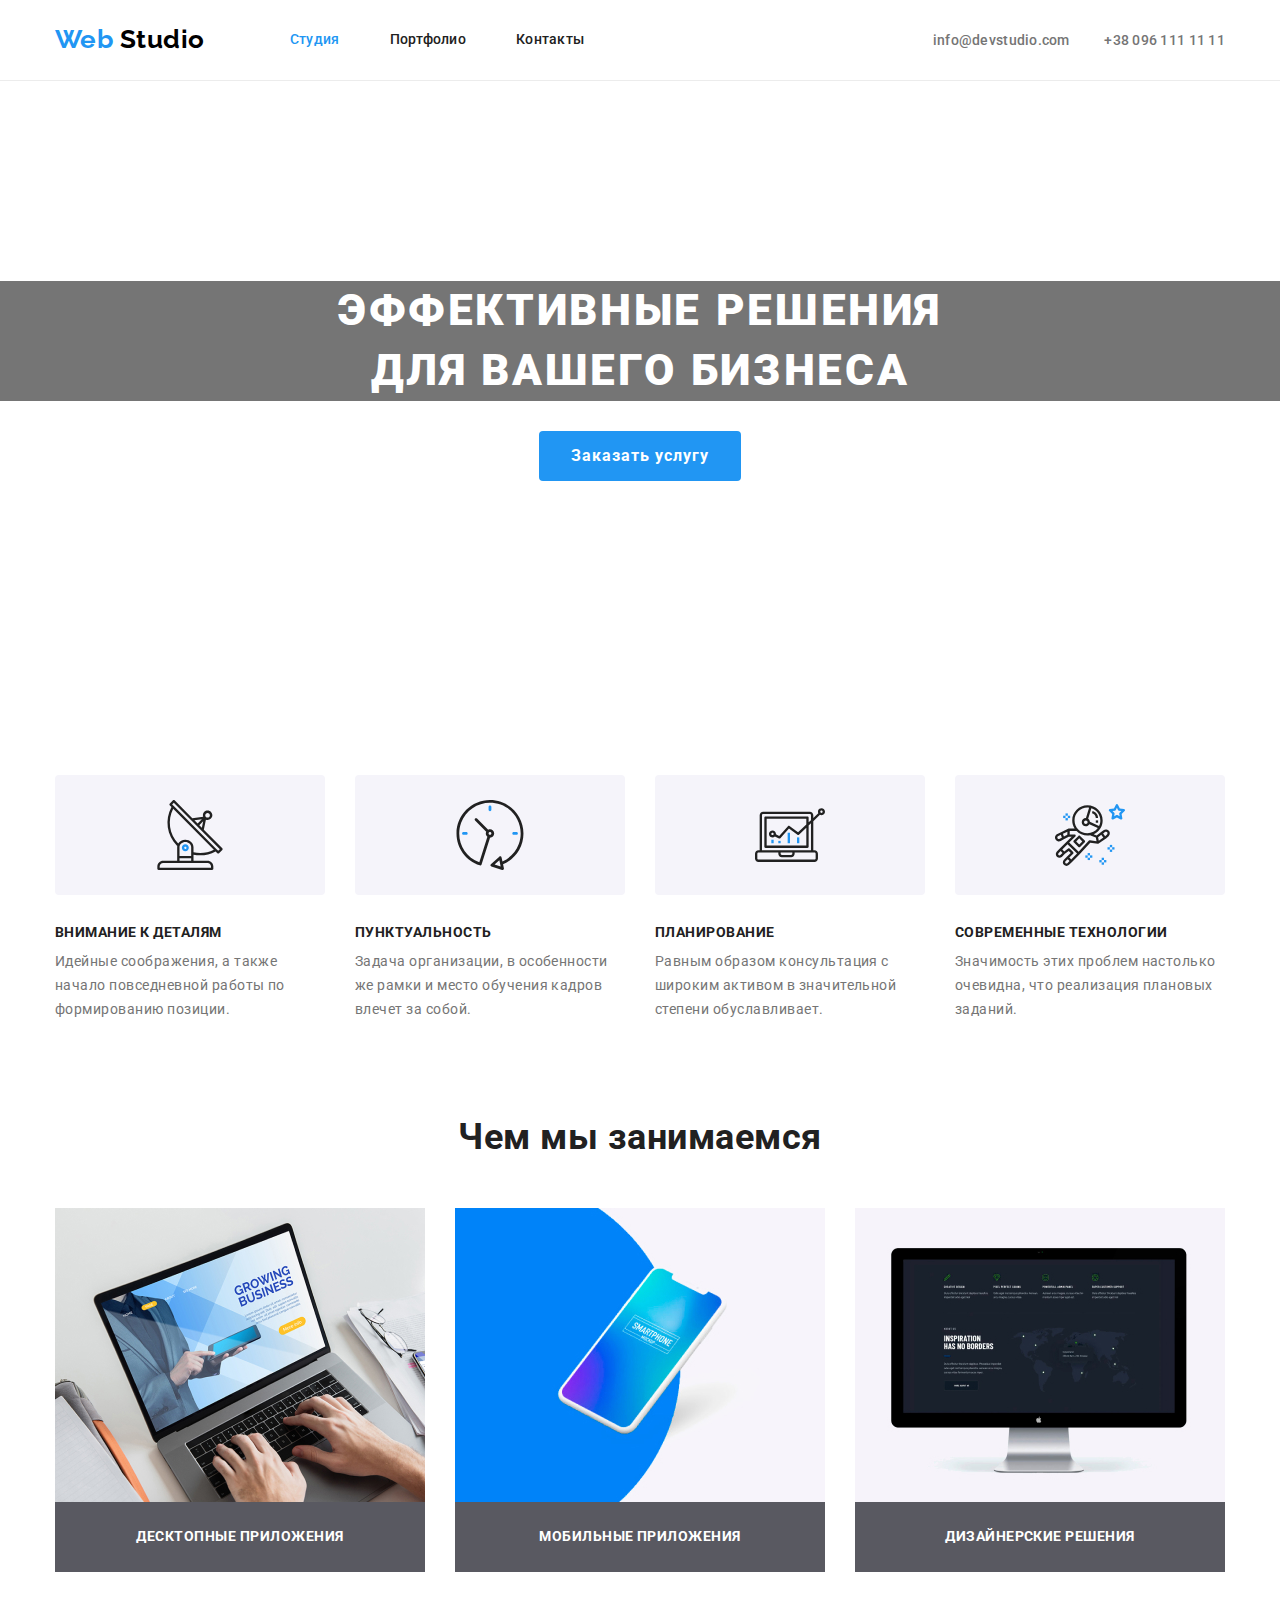
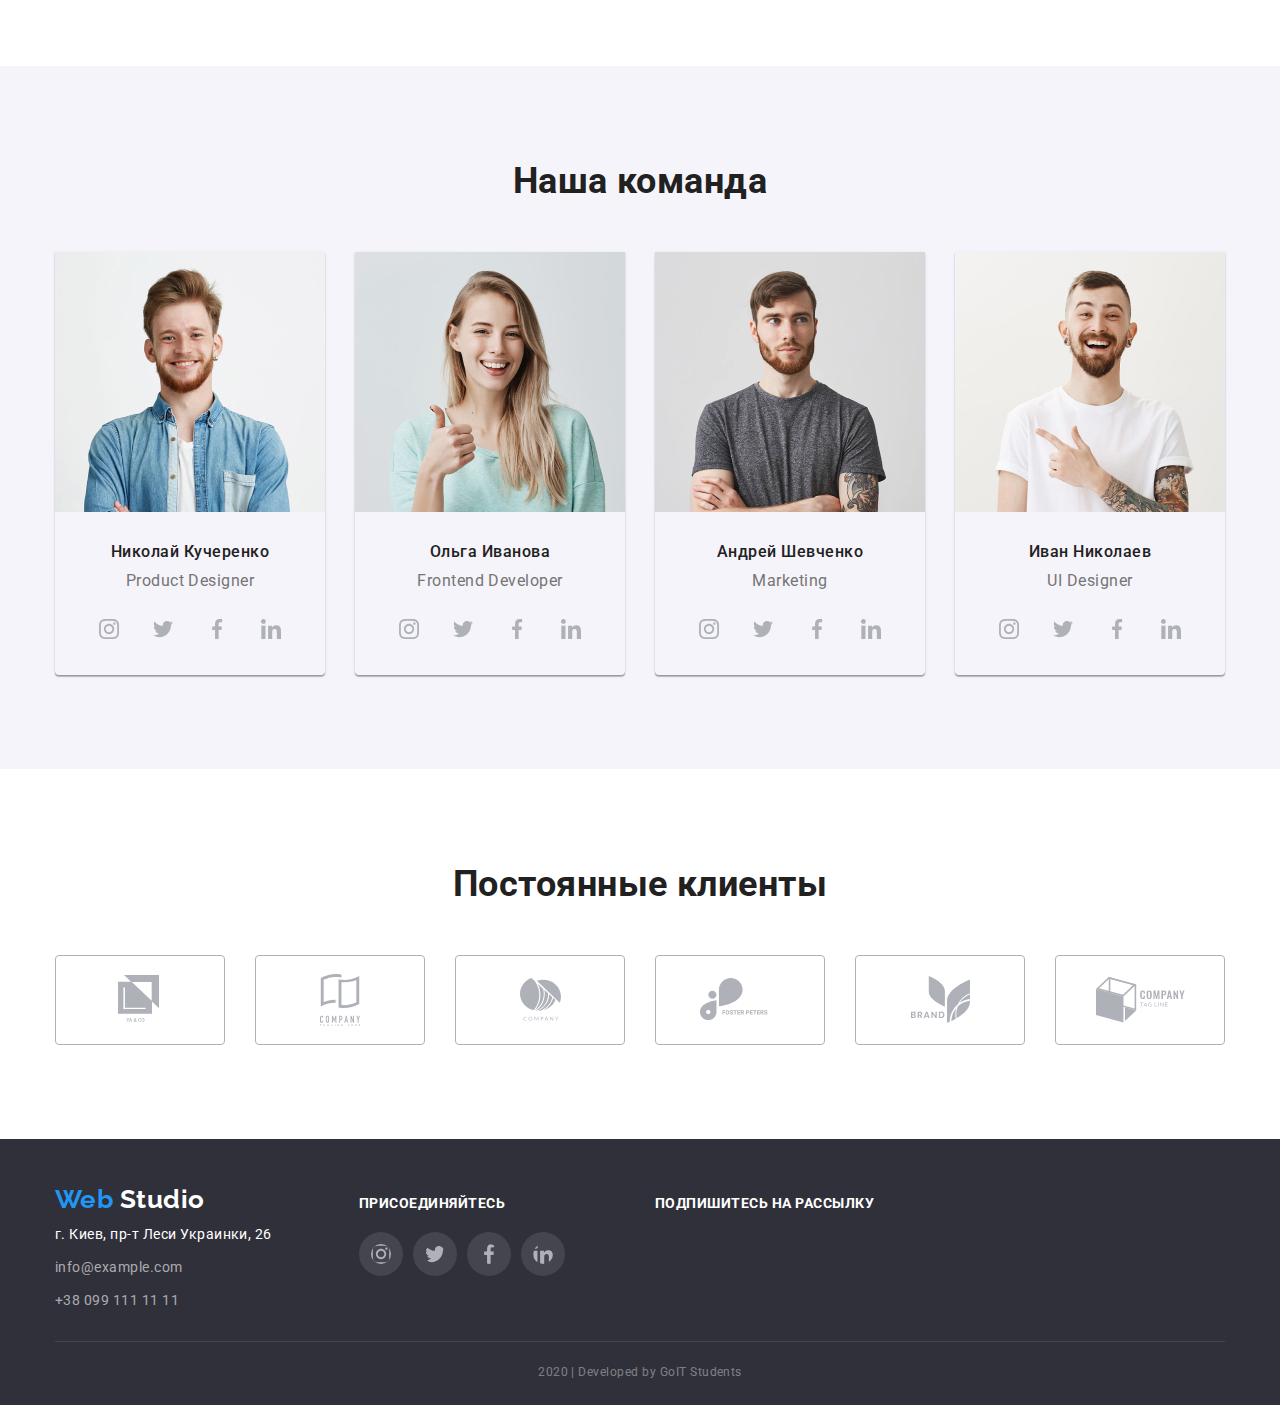
<file: index.html>
<!DOCTYPE html>
<html lang="ru">
  <head>
    <meta charset="UTF-8" />
    <meta name="viewport" content="width=device-width, initial-scale=1.0" />
    <title>Main</title>
    <link
      href="https://fonts.googleapis.com/css2?family=Raleway:wght@700&family=Roboto:wght@400;500;700;900&display=swap"
      rel="stylesheet"
    />
    <link
      rel="stylesheet"
      href="https://cdnjs.cloudflare.com/ajax/libs/modern-normalize/0.6.0/modern-normalize.min.css"
    />
    <link rel="stylesheet" href="./css/styles.css" />
  </head>
  <body>
    <header>
      <div class="container flex-container">
        <nav class="flex-container">
          <a href="./index.html" class="logo">
            <span class="logo-web">Web</span> Studio</a
          >

          <ul class="site-menu">
            <li class="item">
              <a class="link current" href="./index.html">Студия</a>
            </li>
            <li class="item">
              <a class="link" href="./portfolio.html">Портфолио</a>
            </li>
            <li class="item">
              <a class="link" href="">Контакты</a>
            </li>
          </ul>
        </nav>
        <address class="contacts-info">
          <a href="mailto:info@devstudio.com">info@devstudio.com</a>
          <a href="tel:+380961111111">+38 096 111 11 11</a>
        </address>
      </div>
    </header>
    <main>
      <!-- Секция приветствие -->
      <section class="hero">
        <h1 class="hero-title">
          Эффективные решения<br />
          для вашего бизнеса
        </h1>
        <a class="link" href="">Заказать услугу</a>
      </section>

      <!-- Принципы работы (потом скрыть заголовок) -->
      <section class="section">
        <div class="container">
          <h2 class="section-title visually-hidden">
            Принципы работы компании
          </h2>
          <ul class="principles">
            <li class="item">
              <img src="./images/antenna.svg" alt="Антена" />
              <h3 class="title">Внимание к деталям</h3>
              <p class="text">
                Идейные соображения, а также начало повседневной работы по
                формированию позиции.
              </p>
            </li>

            <li class="item">
              <img src="./images/clock.svg" alt="Часы" />
              <h3 class="title">Пунктуальность</h3>
              <p class="text">
                Задача организации, в особенности же рамки и место обучения
                кадров влечет за собой.
              </p>
            </li>

            <li class="item">
              <img src="./images/diagram.svg" alt="Диаграмма" />
              <h3 class="title">Планирование</h3>
              <p class="text">
                Равным образом консультация с широким активом в значительной
                степени обуславливает.
              </p>
            </li>

            <li class="item">
              <img src="./images/astronaut.svg" alt="Космонавт" />
              <h3 class="title">Современные технологии</h3>
              <p class="text">
                Значимость этих проблем настолько очевидна, что реализация
                плановых заданий.
              </p>
            </li>
          </ul>
        </div>
      </section>

      <!-- Чем мы занимаемся -->
      <section class="section our-work">
        <div class="container">
          <h2 class="section-title">Чем мы занимаемся</h2>
          <ul class="work">
            <li class="item">
              <img
                src="./images/desktop.jpg"
                alt="Ноутбук"
                width="370"
                height="294"
              />
              <h3 class="title">Десктопные приложения</h3>
            </li>

            <li class="item">
              <img
                src="./images/mobile.jpg"
                alt="Мобильный телефон"
                width="370"
                height="294"
              />
              <h3 class="title">Мобильные приложения</h3>
            </li>

            <li class="item">
              <img
                src="./images/pc.jpg"
                alt="Персональный компьютер"
                width="370"
                height="294"
              />
              <h3 class="title">Дизайнерские решения</h3>
            </li>
          </ul>
        </div>
      </section>

      <!-- Наша команда -->
      <section class="section team">
        <div class="container">
          <h2 class="section-title">Наша команда</h2>
          <ul class="workers flex-container">
            <li class="item">
              <img
                src="./images/img-john.jpg"
                alt="Николай Кучеренко"
                width="270"
                height="260"
              />
              <div class="card-content">
                <h3 class="name">Николай Кучеренко</h3>
                <p class="profession">Product Designer</p>
                <ul class="social-media">
                  <li>
                    <a href="" class="social-link"
                      ><img src="./images/instagram.svg" alt="Инстаграм"
                    /></a>
                  </li>
                  <li>
                    <a href="" class="social-link"
                      ><img src="./images/twitter.svg" alt="Твиттер"
                    /></a>
                  </li>
                  <li>
                    <a href="" class="social-link"
                      ><img src="./images/facebook.svg" alt="Фейсбук"
                    /></a>
                  </li>
                  <li>
                    <a href="" class="social-link"
                      ><img src="./images/linkedin.svg" alt="Линкедин"
                    /></a>
                  </li>
                </ul>
              </div>
            </li>

            <li class="item">
              <img
                src="./images/img-marta.jpg"
                alt="Ольга Иванова"
                width="270"
                height="260"
              />
              <div class="card-content">
                <h3 class="name">Ольга Иванова</h3>
                <p class="profession">Frontend Developer</p>
                <ul class="social-media">
                  <li>
                    <a href="" class="social-link"
                      ><img src="./images/instagram.svg" alt="Инстаграм"
                    /></a>
                  </li>
                  <li>
                    <a href="" class="social-link"
                      ><img src="./images/twitter.svg" alt="Твиттер"
                    /></a>
                  </li>
                  <li>
                    <a href="" class="social-link"
                      ><img src="./images/facebook.svg" alt="Фейсбук"
                    /></a>
                  </li>
                  <li>
                    <a href="" class="social-link"
                      ><img src="./images/linkedin.svg" alt="Линкедин"
                    /></a>
                  </li>
                </ul>
              </div>
            </li>

            <li class="item">
              <img
                src="./images/img-robert.jpg"
                alt="Андрей Шевченко"
                width="270"
                height="260"
              />
              <div class="card-content">
                <h3 class="name">Андрей Шевченко</h3>
                <p class="profession">Marketing</p>
                <ul class="social-media">
                  <li>
                    <a href="" class="social-link"
                      ><img src="./images/instagram.svg" alt="Инстаграм"
                    /></a>
                  </li>
                  <li>
                    <a href="" class="social-link"
                      ><img src="./images/twitter.svg" alt="Твиттер"
                    /></a>
                  </li>
                  <li>
                    <a href="" class="social-link"
                      ><img src="./images/facebook.svg" alt="Фейсбук"
                    /></a>
                  </li>
                  <li>
                    <a href="" class="social-link"
                      ><img src="./images/linkedin.svg" alt="Линкедин"
                    /></a>
                  </li>
                </ul>
              </div>
            </li>

            <li class="item">
              <img
                src="./images/img-martin.jpg"
                alt="Иван Николаев"
                width="270"
                height="260"
              />
              <div class="card-content">
                <h3 class="name">Иван Николаев</h3>
                <p class="profession">UI Designer</p>
                <ul class="social-media">
                  <li>
                    <a href="" class="social-link"
                      ><img src="./images/instagram.svg" alt="Инстаграм"
                    /></a>
                  </li>
                  <li>
                    <a href="" class="social-link"
                      ><img src="./images/twitter.svg" alt="Твиттер"
                    /></a>
                  </li>
                  <li>
                    <a href="" class="social-link"
                      ><img src="./images/facebook.svg" alt="Фейсбук"
                    /></a>
                  </li>
                  <li>
                    <a href="" class="social-link"
                      ><img src="./images/linkedin.svg" alt="Линкедин"
                    /></a>
                  </li>
                </ul>
              </div>
            </li>
          </ul>
        </div>
      </section>

      <!-- Постоянные клиенты -->
      <section class="section">
        <div class="container">
          <h2 class="section-title">Постоянные клиенты</h2>
          <ul class="clients">
            <li class="item">
              <a href="">
                <img src="./images/logo-1.svg" alt="Ya end Co" />
              </a>
            </li>

            <li class="item">
              <a href="">
                <img src="./images/logo-2.svg" alt="Company Tagline here" />
              </a>
            </li>

            <li class="item">
              <a href="">
                <img src="./images/logo-3.svg" alt="Company" />
              </a>
            </li>

            <li class="item">
              <a href="">
                <img src="./images/logo-4.svg" alt="Foster Peters" />
              </a>
            </li>

            <li class="item">
              <a href="">
                <img src="./images/logo-5.svg" alt="Brand" />
              </a>
            </li>

            <li class="item">
              <a href="">
                <img src="./images/logo-6.svg" alt="Company Tag line" />
              </a>
            </li>
          </ul>
        </div>
      </section>
    </main>
    <footer>
      <div class="container flex-container">
        <div>
          <a href="./index.html" class="logo"
            ><span class="logo-web">Web</span>
            <span class="logo-studio">Studio</span></a
          >
          <address class="adress-footer">
            г. Киев, пр-т Леси Украинки, 26 <br />
            <a href="mailto:info@example.com">info@example.com</a> <br />
            <a href="tel:+380991111111">+38 099 111 11 11</a>
          </address>
        </div>

        <div class="join">
          <b class="title">
            Присоединяйтесь
          </b>
          <ul class="social-media">
            <li>
              <a href="" class="social-link"
                ><img src="./images/instagram.svg" alt="Инстаграм"
              /></a>
            </li>
            <li>
              <a href="" class="social-link"
                ><img src="./images/twitter.svg" alt="Твиттер"
              /></a>
            </li>
            <li>
              <a href="" class="social-link"
                ><img src="./images/facebook.svg" alt="Фейсбук"
              /></a>
            </li>
            <li>
              <a href="" class="social-link"
                ><img src="./images/linkedin.svg" alt="Линкедин"
              /></a>
            </li>
          </ul>
        </div>

        <div class="subscribe">
          <b class="title">
            Подпишитесь на рассылку
          </b>
        </div>
      </div>
      <div class="container">
        <p class="copyright">
          2020 | Developed by GoIT Students
        </p>
      </div>
    </footer>
  </body>
</html>
</file>
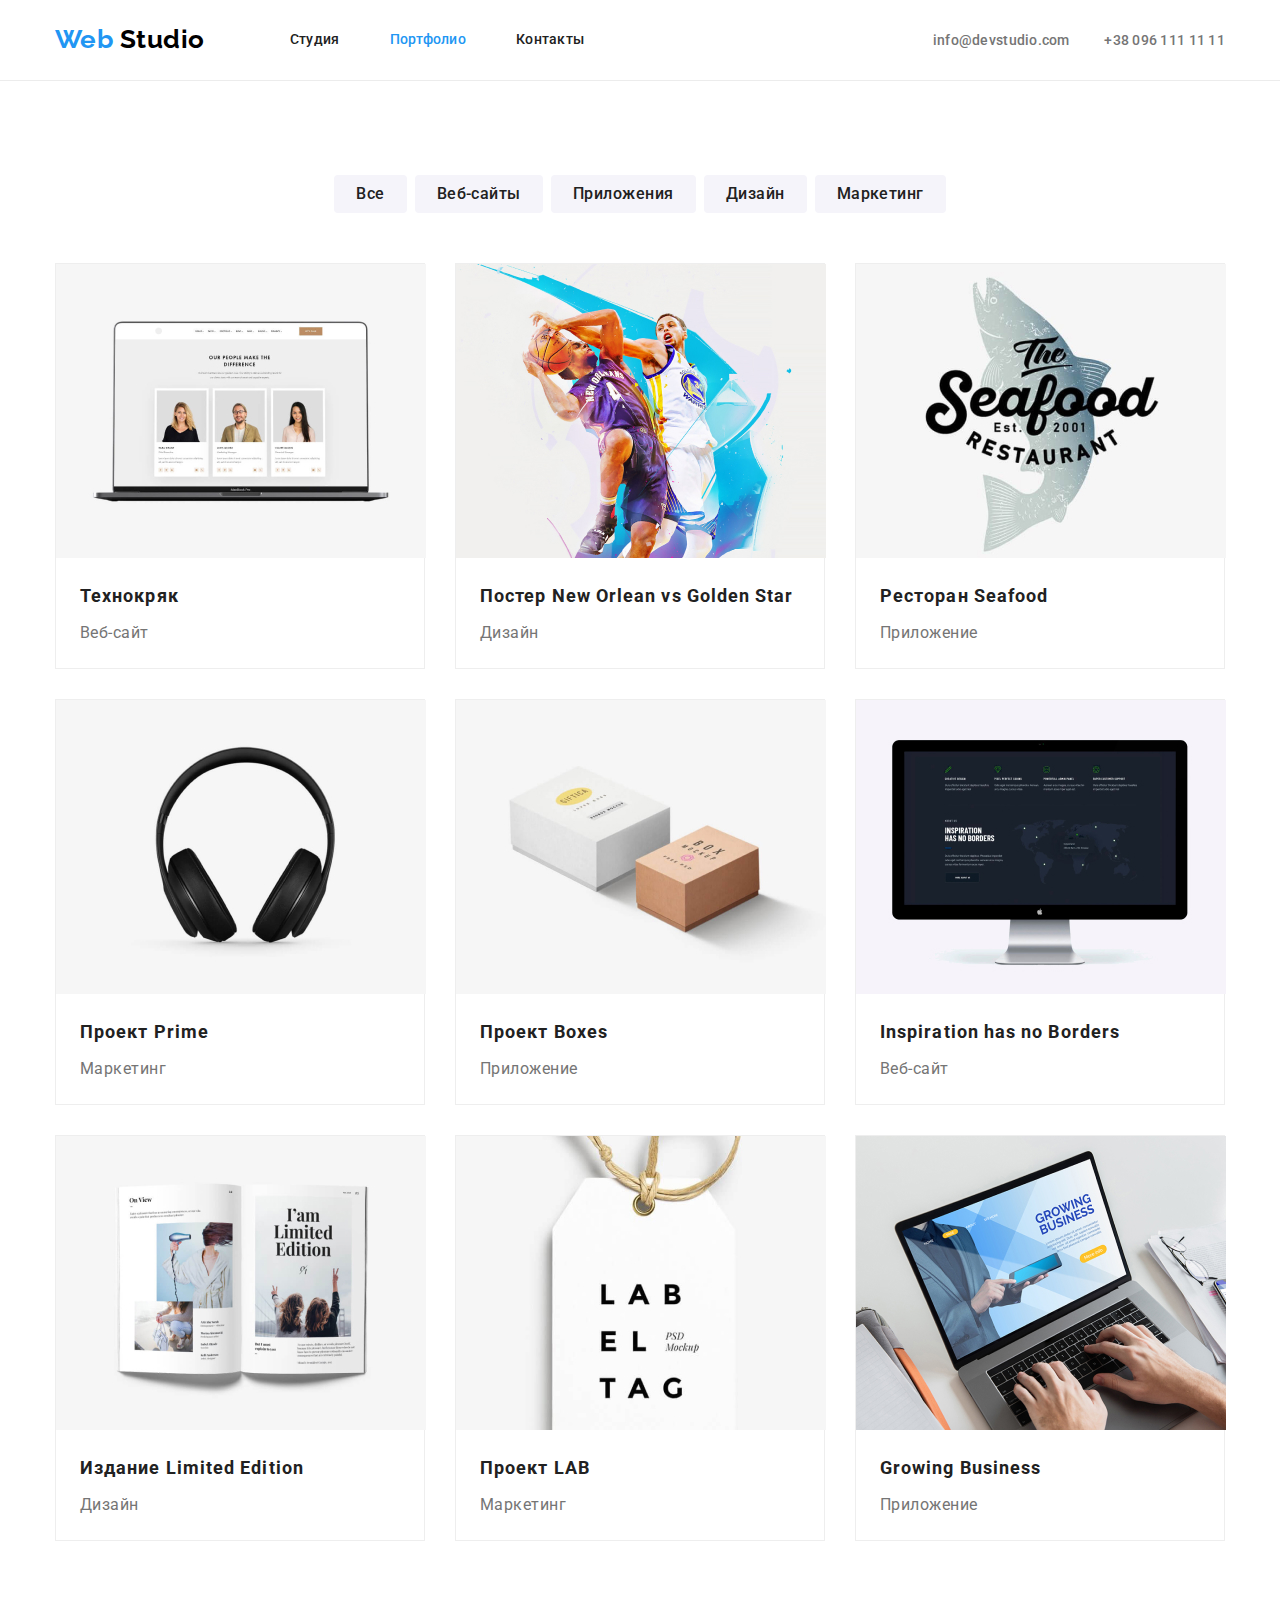
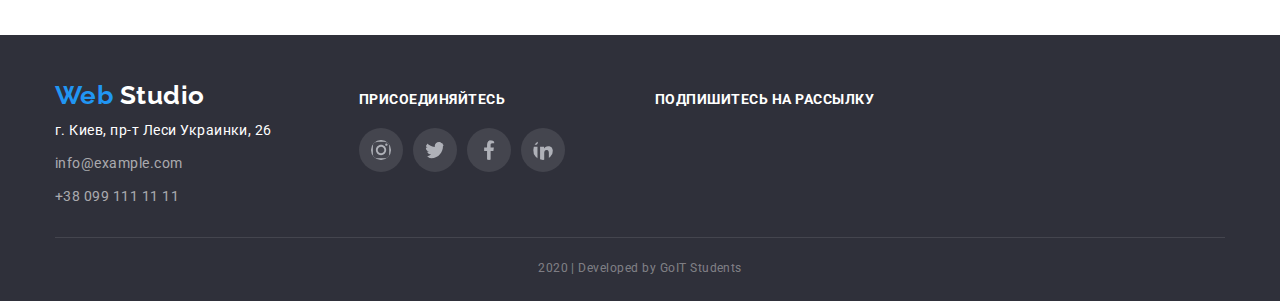
<file: portfolio.html>
<!DOCTYPE html>
<html lang="ru">
  <head>
    <meta charset="UTF-8" />
    <meta name="viewport" content="width=device-width, initial-scale=1.0" />
    <title>Portfolio</title>
    <link
      href="https://fonts.googleapis.com/css2?family=Raleway:wght@700&family=Roboto:wght@400;500;700;900&display=swap"
      rel="stylesheet"
    />
    <link
      rel="stylesheet"
      href="https://cdnjs.cloudflare.com/ajax/libs/modern-normalize/0.6.0/modern-normalize.min.css"
    />
    <link rel="stylesheet" href="./css/styles.css" />
  </head>
  <body>
    <header>
      <div class="container flex-container">
        <nav class="flex-container">
          <a href="./index.html" class="logo">
            <span class="logo-web">Web</span> Studio</a
          >

          <ul class="site-menu">
            <li class="item">
              <a class="link" href="./index.html">Студия</a>
            </li>
            <li class="item">
              <a class="link current" href="./portfolio.html">Портфолио</a>
            </li>
            <li class="item">
              <a class="link" href="">Контакты</a>
            </li>
          </ul>
        </nav>
        <address class="contacts-info">
          <a href="mailto:info@devstudio.com">info@devstudio.com</a>
          <a href="tel:+380961111111">+38 096 111 11 11</a>
        </address>
      </div>
    </header>
    <main>
      <!-- Наши работы (потом скрыть заголовок)-->
      <section class="section">
        <div class="container">
          <h1 class="section-title visually-hidden">Наши работы</h1>
          <ul class="examples-choice">
            <li class="item"><button>Все</button></li>
            <li class="item"><button>Веб-сайты</button></li>
            <li class="item"><button>Приложения</button></li>
            <li class="item"><button>Дизайн</button></li>
            <li class="item"><button>Маркетинг</button></li>
          </ul>
          <ul class="examples-list">
            <li class="item">
              <a class="link" href=""
                ><img src="./images/techno-kryak.jpg" alt="Люди" />
                <div class="box">
                  <h2 class="title">Технокряк</h2>
                  <p class="type">Веб-сайт</p>
                </div>
                <p class="description">
                  Технокряк это современная площадка распространения
                  коронавируса. Компании используют эту платформу для цифрового
                  шпионажа и атак на защищённые сервера конкурентов.
                </p>
              </a>
            </li>
            <li class="item">
              <a href="">
                <img src="./images/new-orlean.jpg" alt="Баскетболисты" />
                <div class="box">
                  <h2 class="title">Постер New Orlean vs Golden Star</h2>
                  <p class="type">Дизайн</p>
                </div>
                <p class="description">
                  Lorem ipsum dolor sit amet, consectetur adipisicing elit.
                  Beatae sequi enim ad non qui in magni reiciendis iure
                  explicabo sapiente.
                </p>
              </a>
            </li>
            <li class="item">
              <a href="">
                <img src="./images/seafood.jpg" alt="Рыба" />
                <div class="box">
                  <h2 class="title">Ресторан Seafood</h2>
                  <p class="type">Приложение</p>
                </div>
                <p class="description">
                  Lorem ipsum dolor sit amet, consectetur adipisicing elit.
                  Deleniti esse illo in exercitationem omnis culpa ea accusamus
                  provident quo alias.
                </p>
              </a>
            </li>
            <li class="item">
              <a href="">
                <img src="./images/prime.jpg" alt="Наушники" />
                <div class="box">
                  <h2 class="title">Проект Prime</h2>
                  <p class="type">Маркетинг</p>
                </div>
                <p class="description">
                  Lorem ipsum dolor sit amet consectetur adipisicing elit. Ipsum
                  provident reiciendis cumque porro natus accusantium quaerat,
                  vel cum pariatur odit.
                </p>
              </a>
            </li>
            <li class="item">
              <a href="">
                <img src="./images/boxes.jpg" alt="Коробки" />
                <div class="box">
                  <h2 class="title">Проект Boxes</h2>
                  <p class="type">Приложение</p>
                </div>
                <p class="description">
                  Lorem ipsum dolor sit amet consectetur adipisicing elit.
                  Voluptatibus, quisquam! Fugiat eaque a voluptatem eum impedit
                  delectus veritatis sit blanditiis.
                </p>
              </a>
            </li>
            <li class="item">
              <a href="">
                <img src="./images/inspiration.jpg" alt="Монитор" />
                <div class="box">
                  <h2 class="title">Inspiration has no Borders</h2>
                  <p class="type">Веб-сайт</p>
                </div>
                <p class="description">
                  Lorem ipsum dolor sit amet consectetur adipisicing elit.
                  Quisquam voluptatum repellendus iste distinctio hic earum
                  dolores pariatur eos dolor sint.
                </p>
              </a>
            </li>
            <li class="item">
              <a href="">
                <img src="./images/limited-edition.jpg" alt="Книга" />
                <div class="box">
                  <h2 class="title">Издание Limited Edition</h2>
                  <p class="type">Дизайн</p>
                </div>
                <p class="description">
                  Lorem ipsum dolor sit amet consectetur adipisicing elit.
                  Saepe, quis? Suscipit numquam eaque eligendi molestias
                  excepturi necessitatibus fugit sequi facilis.
                </p>
              </a>
            </li>
            <li class="item">
              <a href="">
                <img src="./images/lab.jpg" alt="Ярлык" />
                <div class="box">
                  <h2 class="title">Проект LAB</h2>
                  <p class="type">Маркетинг</p>
                </div>
                <p class="description">
                  Lorem ipsum dolor sit amet consectetur adipisicing elit.
                  Sapiente corrupti nobis ducimus praesentium mollitia ad error
                  ea provident aliquam a.
                </p>
              </a>
            </li>
            <li class="item">
              <a href="">
                <img src="./images/growing-business.jpg" alt="Ноутбук" />
                <div class="box">
                  <h2 class="title">Growing Business</h2>
                  <p class="type">Приложение</p>
                </div>
                <p class="description">
                  Lorem ipsum, dolor sit amet consectetur adipisicing elit.
                  Autem sequi rerum atque obcaecati ipsam? Odio explicabo quos
                  incidunt neque maiores.
                </p>
              </a>
            </li>
          </ul>
        </div>
      </section>
    </main>
    <footer>
      <div class="container flex-container">
        <div>
          <a href="./index.html" class="logo"
            ><span class="logo-web">Web</span>
            <span class="logo-studio">Studio</span></a
          >
          <address class="adress-footer">
            г. Киев, пр-т Леси Украинки, 26 <br />
            <a href="mailto:info@example.com">info@example.com</a> <br />
            <a href="tel:+380991111111">+38 099 111 11 11</a>
          </address>
        </div>

        <div class="join">
          <b class="title">
            Присоединяйтесь
          </b>
          <ul class="social-media">
            <li>
              <a href="" class="social-link"
                ><img src="./images/instagram.svg" alt="Инстаграм"
              /></a>
            </li>
            <li>
              <a href="" class="social-link"
                ><img src="./images/twitter.svg" alt="Твиттер"
              /></a>
            </li>
            <li>
              <a href="" class="social-link"
                ><img src="./images/facebook.svg" alt="Фейсбук"
              /></a>
            </li>
            <li>
              <a href="" class="social-link"
                ><img src="./images/linkedin.svg" alt="Линкедин"
              /></a>
            </li>
          </ul>
        </div>

        <div class="subscribe">
          <b class="title">
            Подпишитесь на рассылку
          </b>
        </div>
      </div>
      <div class="container">
        <p class="copyright">
          2020 | Developed by GoIT Students
        </p>
      </div>
    </footer>
  </body>
</html>
</file>
<file: css/styles.css>
/* акцент #2196F3;
лого #000000;
цвет заголовков #212121  ;
белый цвет #FFFFFF;
основной цвет #757575;
цвет футер: мейл, тел rgba(255, 255, 255, 0.6);
цвет фона: #F5F4FA;
 */

html {
  box-sizing: border-box;
}

*,
*::before,
*::after {
  box-sizing: inherit;
}

:root {
  --primary-text-color: #757575;
  --titles-color: #212121;
  --accent-color: #2196f3;
  --white-color: #ffffff;
  --bg-color: #f5f4fa;
}

h1,
h2,
h3,
p,
ul {
  margin: 0;
  padding: 0;
}

body {
  background-color: var(--white-color);
  color: var(--primary-text-color);

  font-family: 'Roboto', sans-serif;
  letter-spacing: 0.03em;
}

ul {
  list-style: none;
}
a {
  text-decoration: none;
}

img {
  display: block;
}

.container {
  width: 1200px;
  margin: 0 auto;
  padding-left: 15px;
  padding-right: 15px;
}

/* Хедер */

.flex-container {
  display: flex;
  align-items: center;
}

header {
  border-bottom: 1px solid #ececec;
}

/* Лого */
.logo {
  margin-right: 85px;

  color: #000000;

  font-family: 'Raleway', sans-serif;
  font-weight: 700;
  font-size: 26px;
  line-height: 1.2;
}

.logo-web {
  color: var(--accent-color);
}

/* Меню */
.site-menu {
  display: flex;
}

.site-menu .item:not(:first-child) {
  margin-left: 50px;
}
.site-menu .link {
  display: inline-block;
  padding-top: 32px;
  padding-bottom: 32px;

  color: var(--titles-color);

  font-weight: 500;
  font-size: 14px;
  line-height: 1.14;
  letter-spacing: 0.02em;
}

.site-menu .link:hover,
.site-menu .link:focus {
  color: var(--accent-color);
}

.site-menu .current {
  color: var(--accent-color);
}

/* Контакты в хедере*/
.contacts-info {
  margin-left: auto;
}

.contacts-info a + a {
  margin-left: 30px;
}

.contacts-info > a {
  color: var(--primary-text-color);

  font-style: normal;
  font-weight: 500;
  font-size: 14px;
  line-height: 1.14;
  letter-spacing: 0.02em;
}

.contacts-info > a:hover,
.contacts-info > a:focus {
  color: var(--accent-color);
}

/* Секция приветствия */
.hero {
  padding-top: 200px;
  padding-bottom: 200px;
  text-align: center;
}

.hero-title {
  margin-bottom: 30px;
  color: var(--white-color);
  background-color: var(--primary-text-color);

  font-weight: 900;
  font-size: 44px;
  line-height: 1.36;
  letter-spacing: 0.06em;
  text-transform: uppercase;
}

.hero > .link {
  display: inline-block;
  min-width: 200px;
  padding: 10px 32px;
  border-radius: 4px;

  color: var(--white-color);
  background-color: var(--accent-color);

  font-weight: 700;
  font-size: 16px;
  line-height: 1.87;
  letter-spacing: 0.06em;
}

/* Секции */
.visually-hidden {
  position: absolute !important;
  clip: rect(1px 1px 1px 1px); /* IE6, IE7 */
  clip: rect(1px, 1px, 1px, 1px);
  padding: 0 !important;
  border: 0 !important;
  height: 1px !important;
  width: 1px !important;
  overflow: hidden;
}

.section {
  padding-top: 94px;
  padding-bottom: 94px;
}

.section-title {
  margin-bottom: 50px;
  color: var(--titles-color);

  font-weight: 700;
  font-size: 36px;
  line-height: 1.17;
  text-align: center;
}

/* Принципы работы */
.principles {
  display: flex;
}

.principles .item {
  width: calc((100% - 90px) / 4);
}

.principles .item:not(:first-child) {
  margin-left: 30px;
}

.principles .item img {
  background-color: var(--bg-color);
  border-radius: 4px;
  padding: 25px 100px;
}

.principles .title {
  margin-top: 30px;
  color: var(--titles-color);

  font-weight: 700;
  font-size: 14px;
  line-height: 1.14;
  text-transform: uppercase;
}

.principles .text {
  margin-top: 10px;
  font-size: 14px;
  line-height: 1.71;
}

/* Чем мы занимаемся */
.section.our-work {
  padding-top: 0;
}

.work {
  display: flex;
}

.work .item {
  width: calc((100% - 60px) / 3);
}

.work .item + .item {
  margin-left: 30px;
}

.work .title {
  color: var(--white-color);
  background-color: rgba(47, 48, 58, 0.8);
  padding-top: 27px;
  padding-bottom: 27px;

  font-weight: 700;
  font-size: 14px;
  line-height: 1.14;
  text-align: center;
  text-transform: uppercase;
}

/* Наша команда */
.section.team {
  background-color: var(--bg-color);
}

.workers .item:not(:first-child) {
  margin-left: 30px;
}

.card-content {
  padding: 30px 32px 24px 32px;
}

.workers .item {
  width: calc((100% - 90px) / 4);
  text-align: center;
  box-shadow: 0px 2px 1px rgba(0, 0, 0, 0.2), 0px 1px 1px rgba(0, 0, 0, 0.14),
    0px 1px 3px rgba(0, 0, 0, 0.12);
  border-radius: 0px 0px 4px 4px;
}

.name {
  margin-bottom: 10px;

  color: var(--titles-color);

  font-weight: 500;
  font-size: 16px;
  line-height: 1.19;
}

.profession {
  margin-bottom: 16px;

  font-size: 16px;
  line-height: 1.19;
}

.social-link {
  display: block;
}

.social-link img {
  padding: 12px;
}

.social-media {
  display: flex;
  justify-content: space-between;
}

.social-link img:hover,
.social-link img:focus {
  background-color: var(--accent-color);
  border-radius: 50px;
}

/* Клиенты */
.clients {
  display: flex;
}

.clients .item {
  display: flex;
  justify-content: center;
  align-items: center;

  width: 170px;
  height: 90px;
  border: 1px solid #afb1b8;
  border-radius: 4px;
}

.clients .item:not(:first-child) {
  margin-left: 30px;
}

/* Футер */
footer {
  background-color: #2f303a;
}

footer .flex-container {
  padding-top: 45px;
  padding-bottom: 28px;
  align-items: baseline;
}

.join {
  margin-left: 69px;
  width: 206px;
}

.subscribe {
  margin-left: auto;
  width: 570px;
  height: 86px;
}

.logo-studio {
  color: var(--white-color);
}

.adress-footer {
  margin-top: 8px;

  color: var(--white-color);

  font-style: normal;
  font-size: 14px;
  line-height: 1.71;
}

.adress-footer a {
  display: inline-block;
  margin-top: 9px;

  color: rgba(255, 255, 255, 0.6);
}

.join > .title,
.subscribe > .title {
  color: var(--white-color);

  font-weight: 700;
  font-size: 14px;
  line-height: 1.14;
  text-transform: uppercase;
}

footer .social-media {
  margin-top: 20px;
}

footer .social-media img {
  background: rgba(255, 255, 255, 0.1);
  border-radius: 50px;
}

footer .social-media img:hover {
  background-color: var(--accent-color);
}

.copyright {
  padding-top: 18px;
  padding-bottom: 21px;
  border-top: 1px solid rgba(255, 255, 255, 0.1);
  color: rgba(255, 255, 255, 0.4);

  font-size: 12px;
  line-height: 2;
  text-align: center;
}

/* Портфолио */
.examples-choice {
  display: flex;
  justify-content: center;
  margin-bottom: 50px;
}

.examples-choice .item:not(:first-child) {
  margin-left: 8px;
}

.examples-choice button {
  padding: 6px 22px;

  color: var(--titles-color);
  background-color: var(--bg-color);

  font-family: inherit;
  font-weight: 500;
  font-size: 16px;
  line-height: 1.62;
  text-align: center;
  letter-spacing: 0.03em;
  border-radius: 4px;
  border: none;
}

.examples-choice button:hover,
.examples-choice button:focus {
  color: var(--white-color);
  background-color: var(--accent-color);
}

.examples-list {
  display: flex;
  flex-wrap: wrap;
}

.examples-list .link {
  display: block;
}

.examples-list .item {
  border: 1px solid #eeeeee;
  width: calc((100% - 60px) / 3);
  margin-right: 30px;
  margin-bottom: 30px;
}

.examples-list .item:nth-child(3n) {
  margin-right: 0;
}

.examples-list .item:nth-last-child(-n + 3) {
  margin-bottom: 0;
}

.examples-list .item .box {
  padding: 20px 24px;
}
.examples-list .title {
  margin-bottom: 4px;

  color: var(--titles-color);
  font-weight: 700;
  font-size: 18px;
  line-height: 2;
  letter-spacing: 0.06em;
}

.examples-list .type {
  color: var(--primary-text-color);

  font-size: 16px;
  line-height: 1.87;
}

.examples-list .description {
  color: var(--white-color);
  background-color: rgba(33, 150, 243, 0.9);

  font-size: 18px;
  line-height: 1.56;
  display: none;
}
</file>
